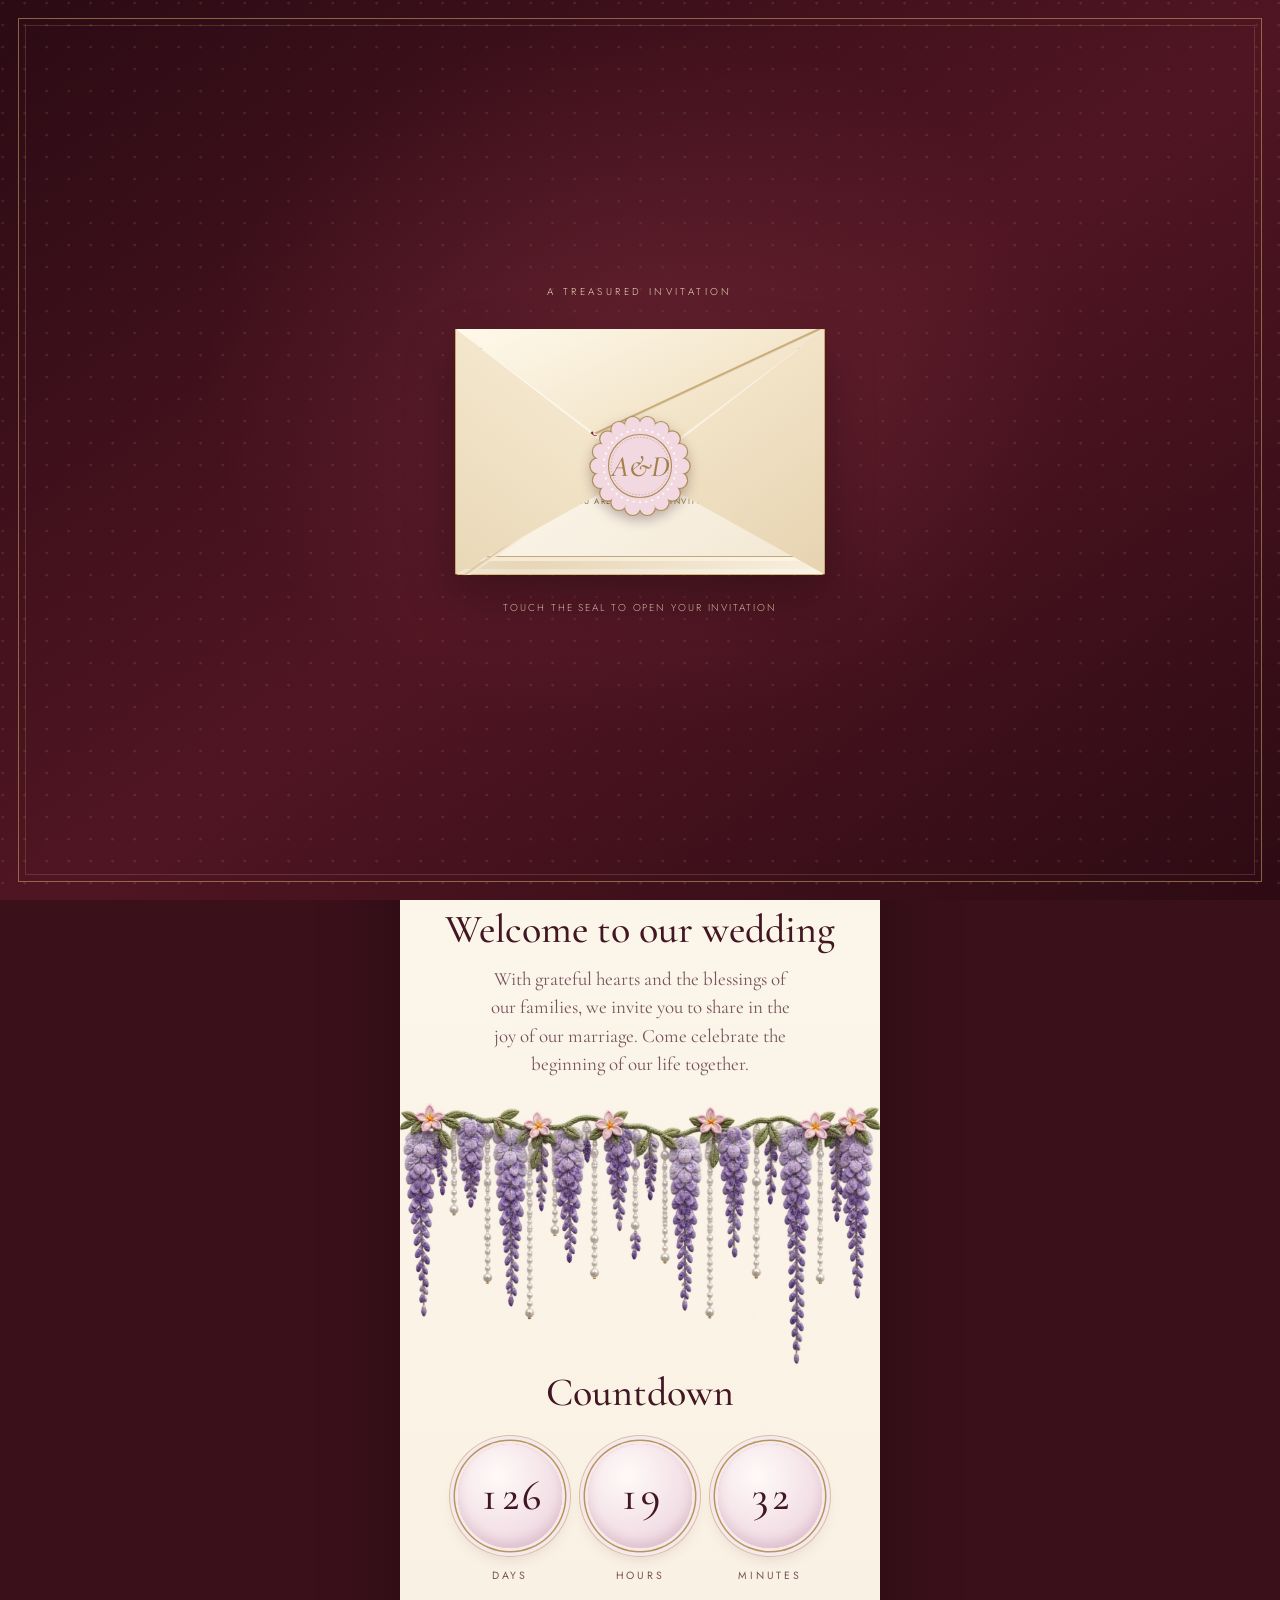
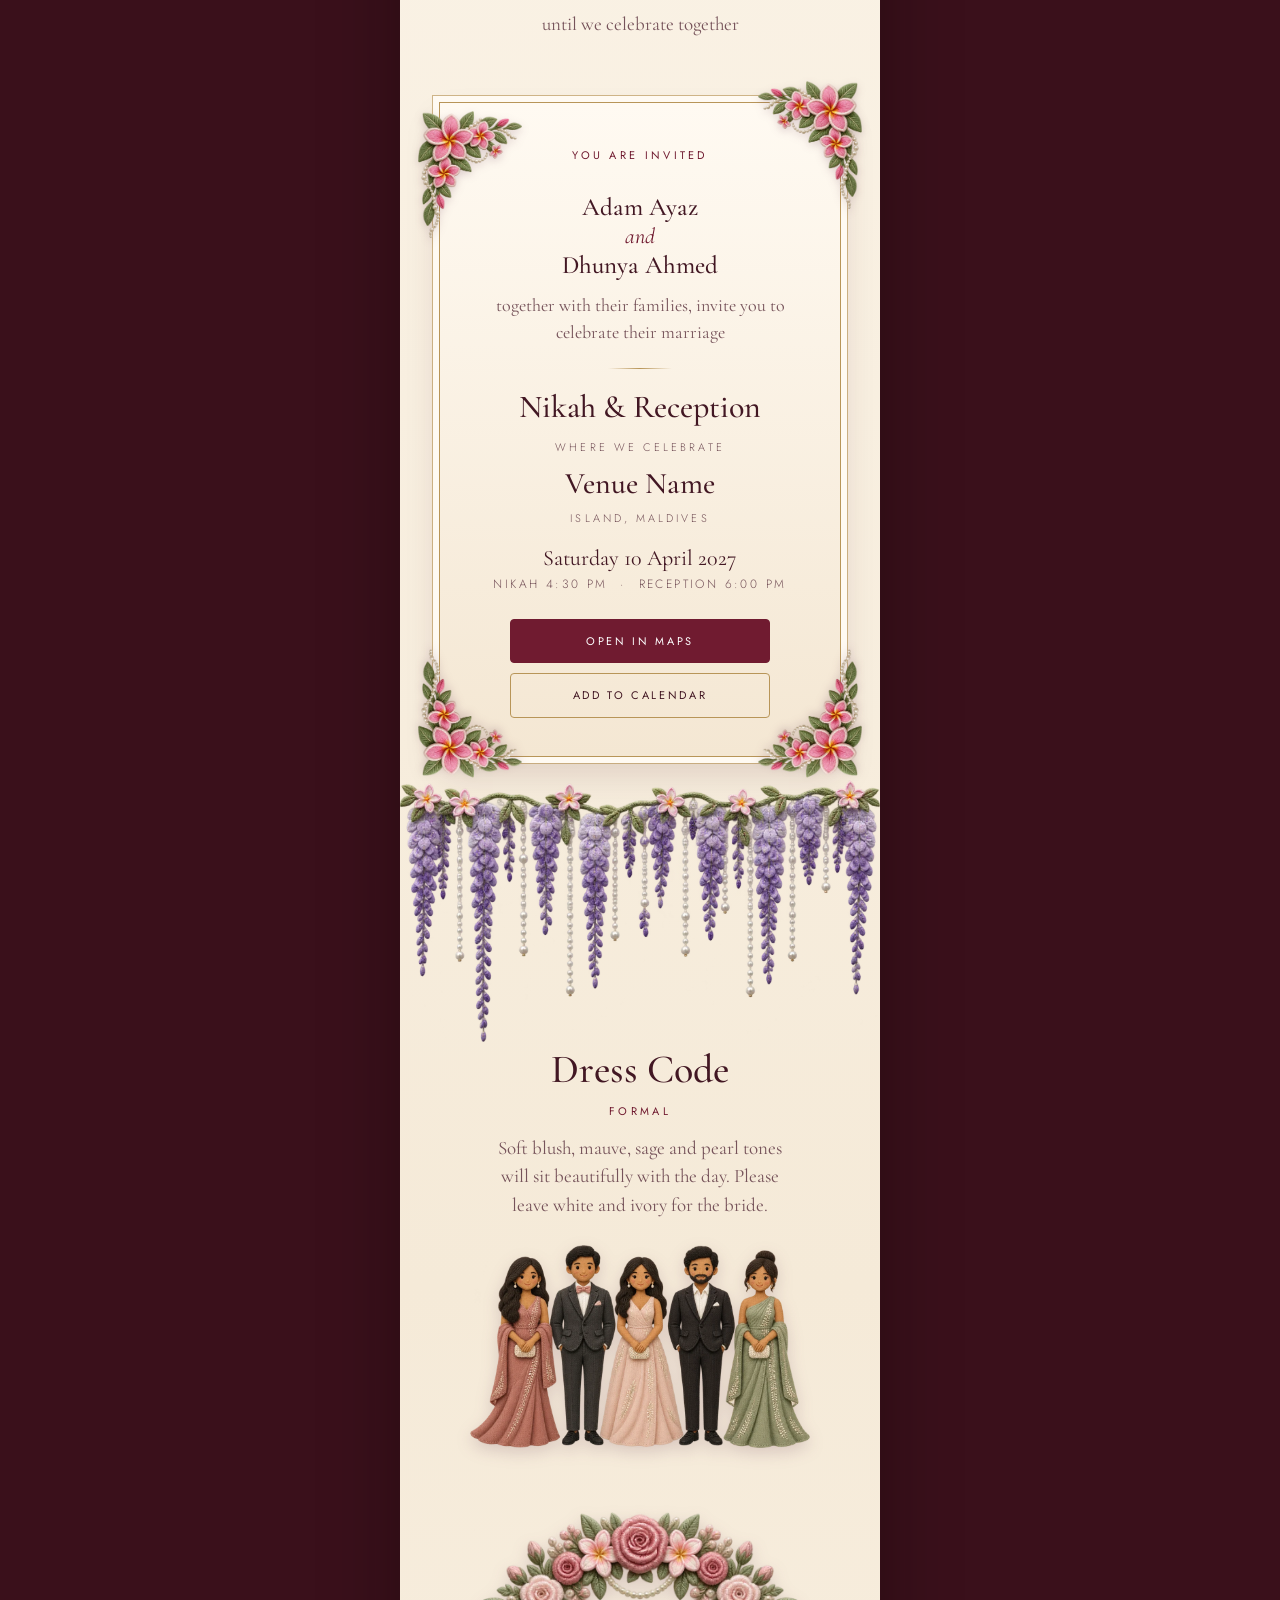
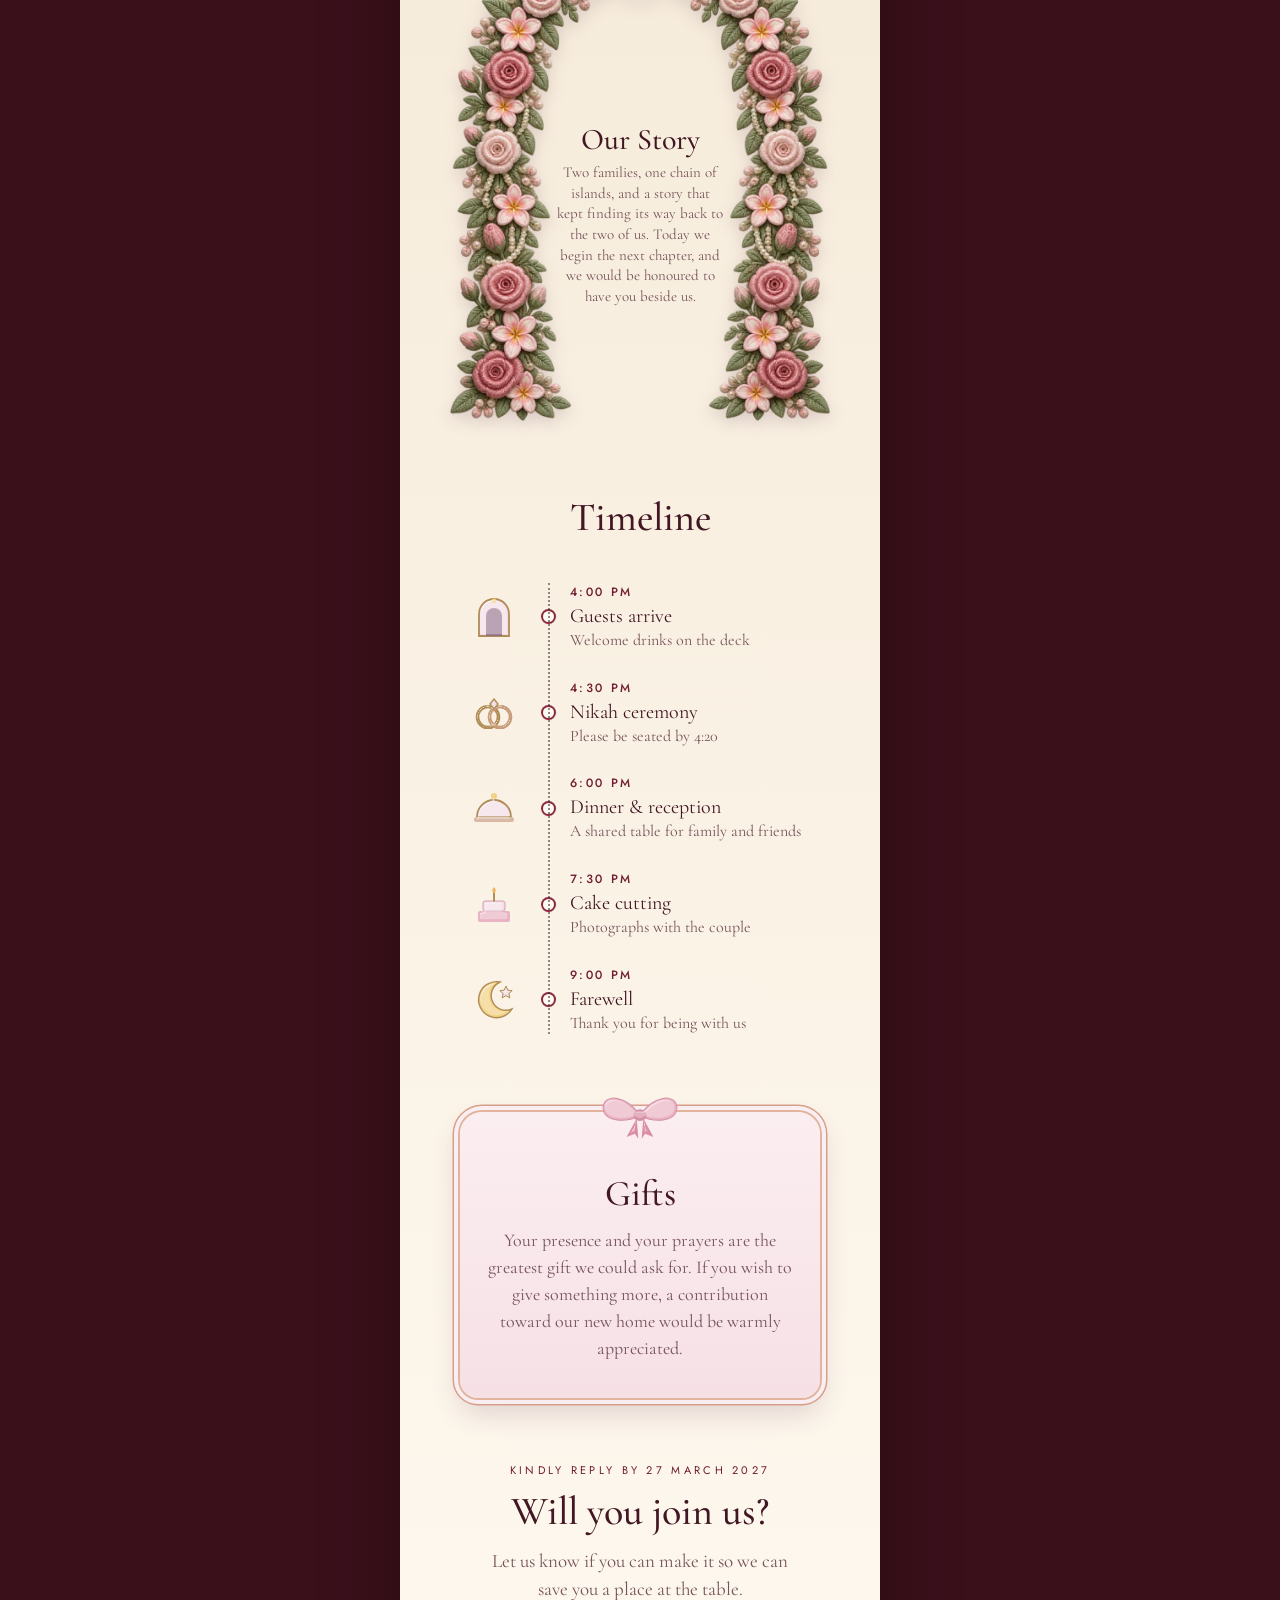
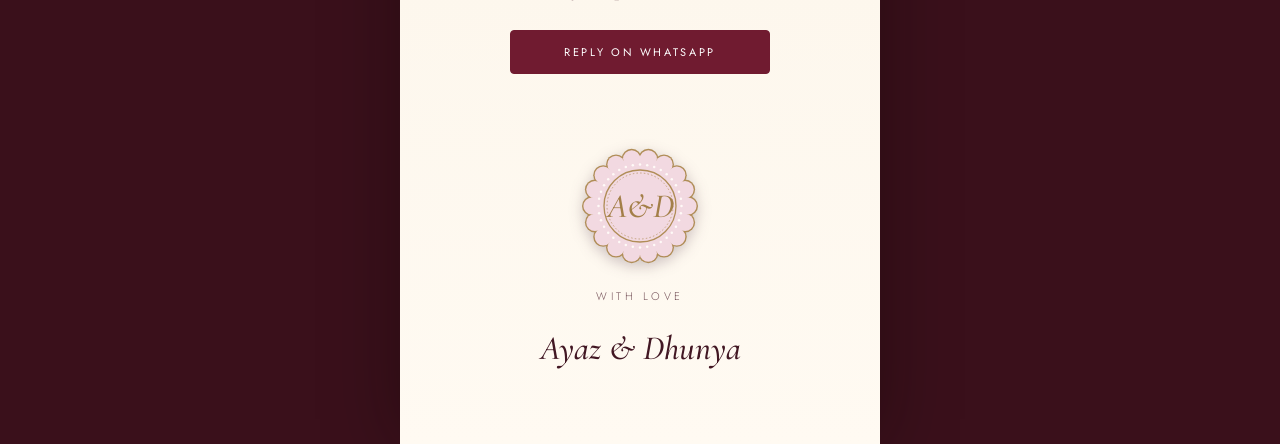
<file: index.html>
<!doctype html>
<html lang="en">
<head>
<meta charset="utf-8">
<meta name="viewport" content="width=device-width,initial-scale=1,viewport-fit=cover">
<title>Ayaz &amp; Dhunya's Wedding</title>
<meta name="robots" content="noindex,nofollow">
<meta name="theme-color" content="#d7c4cd">
<meta property="og:title" content="Ayaz &amp; Dhunya's Wedding">
<meta property="og:description" content="You are warmly invited to celebrate with us.">
<meta property="og:type" content="website">
<style>:root{color-scheme:light;box-sizing:border-box;padding-top:env(safe-area-inset-top,0px);padding-bottom:env(safe-area-inset-bottom,0px)}html{scroll-padding-top:env(safe-area-inset-top,0px)}body{margin:0;padding:0;font:14px -apple-system,BlinkMacSystemFont,sans-serif;background:#fff;color:#000}img{max-width:100%}[hidden]:not([hidden=until-found i]){display:none!important}</style>
<link rel="preconnect" href="https://fonts.googleapis.com"><link rel="preconnect" href="https://fonts.gstatic.com" crossorigin><link rel="stylesheet" href="https://fonts.googleapis.com/css2?family=Amiri:wght@400&family=Cormorant+Garamond:ital,wght@0,400;0,500;0,600;1,400;1,500&family=Jost:wght@300;400;500&display=swap">
<link rel="stylesheet" href="app.css">
</head>
<body>
<div id="root"></div>
<script src="config.js"></script>
<script src="app.js"></script>
</body>
</html>
</file>
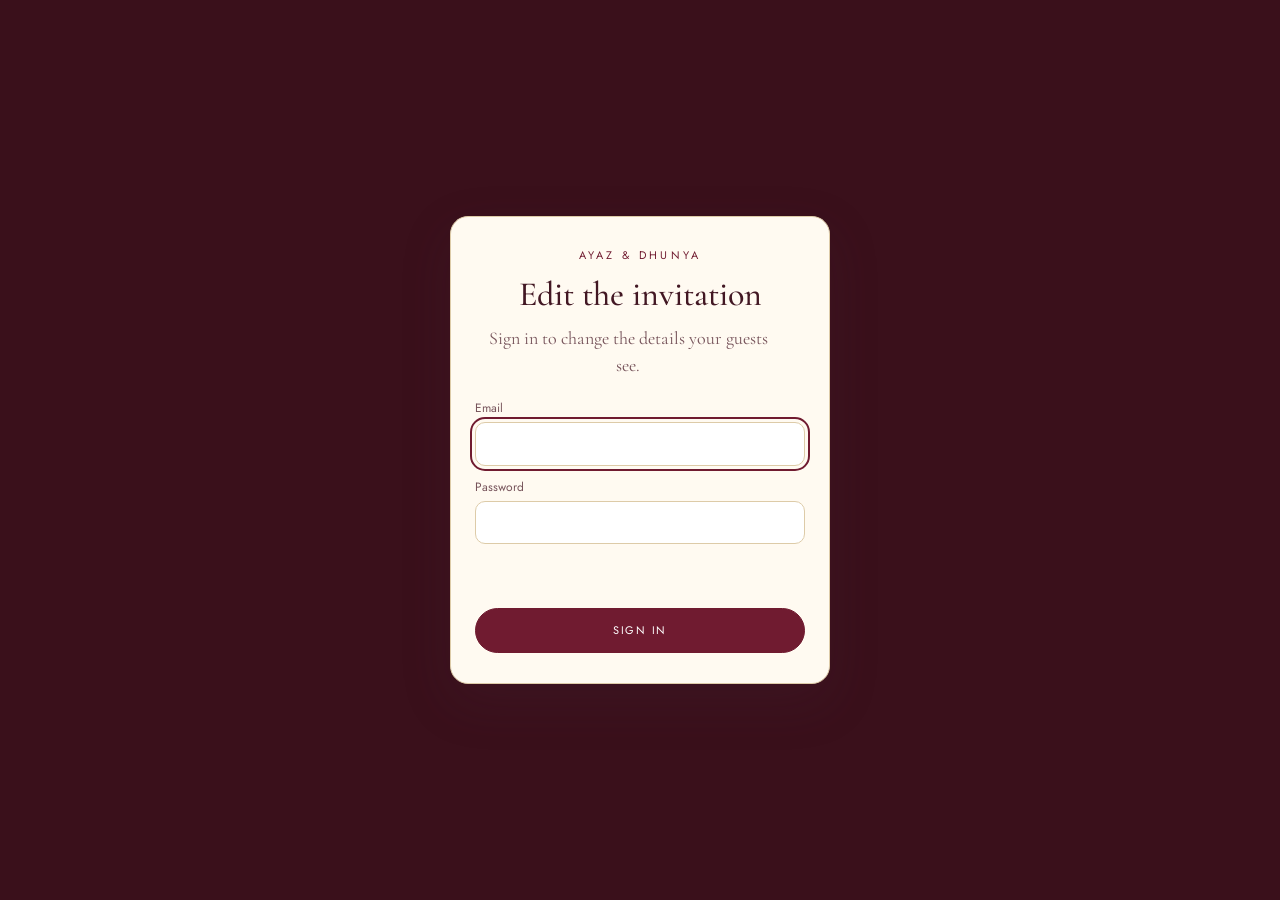
<file: admin.html>
<!doctype html>
<html lang="en">
<head>
<meta charset="utf-8">
<meta name="viewport" content="width=device-width,initial-scale=1,viewport-fit=cover">
<title>Edit invitation</title>
<meta name="robots" content="noindex,nofollow">
<meta name="theme-color" content="#d7c4cd">
<style>:root{color-scheme:light;box-sizing:border-box;padding-top:env(safe-area-inset-top,0px);padding-bottom:env(safe-area-inset-bottom,0px)}html{scroll-padding-top:env(safe-area-inset-top,0px)}body{margin:0;padding:0;font:14px -apple-system,BlinkMacSystemFont,sans-serif;background:#fff;color:#000}img{max-width:100%}[hidden]:not([hidden=until-found i]){display:none!important}</style>
<link rel="preconnect" href="https://fonts.googleapis.com"><link rel="preconnect" href="https://fonts.gstatic.com" crossorigin><link rel="stylesheet" href="https://fonts.googleapis.com/css2?family=Amiri:wght@400&family=Cormorant+Garamond:ital,wght@0,400;0,500;0,600;1,400;1,500&family=Jost:wght@300;400;500&display=swap">
<link rel="stylesheet" href="app.css">
</head>
<body data-mode="admin">
<div id="root"></div>
<script src="config.js"></script>
<script src="vendor/supabase.js"></script>
<script src="app.js"></script>
</body>
</html>
</file>
<file: app.css>
/* Layout concept: one phone-width column that unfolds like a stage. A seal opens theatre curtains onto a lagoon,
   then each section sits inside embroidered garlands, framed in blush felt, pearl and frangipani. */
:root{
  --ground:#d7c4cd;
  --page-top:#ecdbe5;
  --page-bot:#f7ebef;
  --paper:#f9f0f3;
  --ink:#3b2b37;
  --ink-soft:#66505f;
  --rose:#c47c95;
  --rose-deep:#93496a;
  --sage:#8e9d86;
  --gold:#b08d57;
  --pearl:#fdf6f3;
  --taupe:#5b514d;
  --line:#dcc3cf;
  --f-display:'Cormorant Garamond','Cormorant',Georgia,serif;
  --f-label:'Jost','Helvetica Neue',Arial,sans-serif;
  --f-arabic:'Amiri','Noto Naskh Arabic',serif;
  color-scheme:light;
}
*{box-sizing:border-box}
html.locked{overflow:hidden}
body{background:var(--ground);color:var(--ink);font-family:var(--f-display);font-size:19px;line-height:1.5;-webkit-font-smoothing:antialiased}
button,input,select,textarea{font:inherit;color:inherit}
a{color:inherit}
:focus-visible{outline:2px solid var(--rose-deep);outline-offset:3px;border-radius:4px}

#page{max-width:480px;margin-inline:auto;background:linear-gradient(180deg,var(--page-top) 0%,var(--page-bot) 55%,var(--page-top) 100%);overflow-x:clip;box-shadow:0 0 60px rgba(70,40,60,.18);position:relative}

/* ---------- cover ---------- */
#cover{position:fixed;inset:0;z-index:50;display:flex;flex-direction:column;align-items:center;justify-content:center;gap:22px;background:rgba(88,76,74,.84);-webkit-backdrop-filter:blur(3px);backdrop-filter:blur(3px);transition:opacity 1s ease .25s,visibility 0s linear 1.3s;padding:24px}
#cover .kicker{font-family:var(--f-label);font-weight:300;font-size:11px;letter-spacing:.38em;text-transform:uppercase;color:#f1e1e7}
#cover .hint{font-family:var(--f-label);font-weight:300;font-size:11px;letter-spacing:.3em;text-transform:uppercase;color:#e5d2da;opacity:.85}
#openBtn{background:none;border:0;padding:6px;cursor:pointer;border-radius:50%;transition:transform .8s cubic-bezier(.6,0,.3,1),opacity .6s ease}
.seal{width:min(58vw,230px);height:auto;display:block;filter:drop-shadow(0 10px 18px rgba(30,15,25,.45));animation:breathe 3.6s ease-in-out infinite}
@keyframes breathe{0%,100%{transform:scale(1)}50%{transform:scale(1.035)}}
#cover.gone{opacity:0;visibility:hidden;pointer-events:none}
#cover.gone #openBtn{transform:scale(1.5) rotate(-6deg);opacity:0}
.instant #cover,.instant #cover *{transition:none!important}

/* ---------- stage ---------- */
.stage{position:relative;aspect-ratio:1000/1506;overflow:hidden;background:#efdce4;container-type:inline-size}
.stage .bg{position:absolute;inset:0;width:100%;height:100%;display:block;object-fit:cover}
.drape{position:absolute;top:0;height:40%;width:50%;z-index:3;
  background-image:url(img/drape.webp);background-size:200% auto;background-repeat:no-repeat;
  filter:drop-shadow(0 6px 8px rgba(90,40,70,.25));
  transition:transform 2.6s cubic-bezier(.65,0,.25,1),clip-path 2.6s cubic-bezier(.65,0,.25,1)}
.drape.l{left:0;background-position:left bottom;transform-origin:0 0;clip-path:polygon(0 0,100% 0,100% 10%,100% 20%,100% 30%,100% 40%,100% 50%,100% 60%,100% 70%,100% 80%,100% 90%,100% 100%,0 100%)}
.drape.r{right:0;background-position:right bottom;transform-origin:100% 0;clip-path:polygon(0 0,100% 0,100% 100%,0 100%,0 90%,0 80%,0 70%,0 60%,0 50%,0 40%,0 30%,0 20%,0 10%)}
.opened .drape.l{transform:scaleX(.46);clip-path:polygon(0 0,100% 0,96% 10%,86% 20%,68% 30%,52% 40%,50% 50%,60% 60%,78% 70%,92% 80%,99% 90%,100% 100%,0 100%)}
.opened .drape.r{transform:scaleX(.46);clip-path:polygon(0 0,100% 0,100% 100%,0 100%,1% 90%,8% 80%,22% 70%,40% 60%,50% 50%,48% 40%,32% 30%,14% 20%,4% 10%)}
.valance{position:absolute;top:0;left:0;width:100%;height:11cqw;z-index:4;display:block;object-fit:fill;filter:drop-shadow(0 3px 4px rgba(90,40,70,.25));pointer-events:none}
.tie{position:absolute;z-index:5;top:20cqw;width:12cqw;height:11px;border-radius:6px;background:linear-gradient(180deg,#f8e8d2,#c79b78 55%,#ecccae);box-shadow:0 2px 4px rgba(80,40,50,.3);opacity:0;transition:opacity .9s ease 2.3s}
.tie.l{left:0}.tie.r{right:0}
.tie::before{content:"";position:absolute;inset:2px 5px;background:radial-gradient(circle,#fff 1.8px,transparent 2.4px) 0 0/7px 7px repeat-x}
.opened .tie{opacity:1}
.names{position:absolute;z-index:2;top:15cqw;left:0;right:0;text-align:center;opacity:0;transform:translateY(10px);transition:opacity 1.4s ease 1.7s,transform 1.4s ease 1.7s}
.opened .names{opacity:1;transform:none}
.instant .names,.instant .tie,.instant .drape{transition:none!important}
.names .nm{display:block;font-weight:500;font-size:min(10.6cqw,50px);line-height:.98;letter-spacing:.01em;color:var(--ink);text-shadow:0 1px 0 rgba(255,255,255,.5)}
.names .amp{display:block;font-style:italic;font-weight:400;font-size:min(6cqw,28px);color:var(--rose-deep);margin:2px 0 0}
.names .when{display:block;margin-top:10px;font-family:var(--f-label);font-weight:400;font-size:min(2.6cqw,11.5px);letter-spacing:.3em;text-transform:uppercase;color:var(--ink-soft)}

/* ---------- sections ---------- */
.sec{padding:52px 24px 12px;text-align:center;position:relative}
.eyebrow{display:block;font-family:var(--f-label);font-weight:400;font-size:11px;letter-spacing:.3em;text-transform:uppercase;color:var(--rose-deep)}
h2{font-weight:500;font-size:40px;line-height:1.1;margin:10px 0 0;text-wrap:balance;color:var(--ink)}
h3{font-weight:500;font-size:32px;line-height:1.12;margin:0;text-wrap:balance}
p{margin:14px auto 0;max-width:34ch;color:var(--ink-soft);text-wrap:pretty;white-space:pre-line}
.bismillah{font-family:var(--f-arabic);font-size:30px;line-height:1.6;color:var(--rose-deep);display:block;direction:rtl}
.divider{display:block;width:min(300px,80%);height:auto;margin:0 auto 18px}
.fullbleed{display:block;width:calc(100% + 48px);max-width:none;margin:-52px -24px 0;height:auto}

.rv{transition:opacity .9s ease,transform .9s cubic-bezier(.2,.7,.2,1)}
.rv.pre{opacity:0;transform:translateY(22px)}

/* countdown */
.count{display:flex;justify-content:center;gap:clamp(12px,5vw,26px);margin-top:30px}
.disc{width:min(26vw,104px);aspect-ratio:1;border-radius:50%;display:flex;flex-direction:column;align-items:center;justify-content:center;
  background:radial-gradient(circle at 38% 30%,#fffaf8,#f2dfe6 62%,#e3c6d3);
  box-shadow:0 0 0 3px #f6e9ee,0 0 0 4.5px var(--gold),0 0 0 8px #f6e9ee,0 0 0 9px #d8bfa0,0 8px 16px rgba(110,60,90,.22),inset 0 -6px 10px rgba(150,80,110,.14)}
.disc b{font-weight:500;font-size:min(10vw,42px);line-height:1;font-variant-numeric:tabular-nums;color:var(--ink)}
.cd-label{display:block;margin-top:20px;font-family:var(--f-label);font-weight:400;font-size:10.5px;letter-spacing:.26em;text-transform:uppercase;color:var(--ink-soft)}
.cd-item{display:flex;flex-direction:column;align-items:center}
.cd-note{margin-top:26px}

/* venue card */
.frame{position:relative;margin:0 auto;max-width:400px;padding:44px 26px 38px;background:linear-gradient(180deg,#fbf3f5,#f4e5ea);
  box-shadow:0 0 0 1px var(--gold),0 0 0 7px #f9eff2,0 0 0 8px rgba(176,141,87,.6),0 18px 34px rgba(110,60,90,.2)}
.frame .corner{position:absolute;width:104px;height:auto;pointer-events:none;filter:drop-shadow(0 3px 4px rgba(90,40,70,.2))}
.frame .corner.tl{top:-22px;left:-22px}
.frame .corner.tr{top:-22px;right:-22px;transform:scaleX(-1)}
.frame .corner.br{bottom:-22px;right:-22px;transform:scale(-1)}
.frame .corner.bl{bottom:-22px;left:-22px;transform:scaleY(-1)}
.frame .inner{position:relative;display:flex;flex-direction:column;align-items:center}
.hosts{font-size:25px;line-height:1.15;font-weight:500;margin-top:30px}
.hosts i{display:block;font-weight:400;color:var(--rose-deep);font-size:22px;margin:2px 0}
.rule{width:64px;height:1px;background:linear-gradient(90deg,transparent,var(--gold),transparent);margin:22px auto 20px;border:0}
.venue{font-size:30px;font-weight:500;line-height:1.15;margin-top:12px}
.place{font-family:var(--f-label);font-weight:300;font-size:11px;letter-spacing:.28em;text-transform:uppercase;color:var(--ink-soft);margin-top:8px}
.dt{margin-top:18px;font-size:22px;line-height:1.3}
.dt small{display:block;font-family:var(--f-label);font-weight:300;font-size:12px;letter-spacing:.2em;text-transform:uppercase;color:var(--ink-soft);margin-top:4px}
.btns{display:flex;flex-direction:column;gap:10px;margin-top:26px;width:min(100%,260px)}
.btn{display:block;text-align:center;text-decoration:none;font-family:var(--f-label);font-weight:400;font-size:11px;letter-spacing:.24em;text-transform:uppercase;padding:13px 16px;border:1px solid var(--gold);border-radius:999px;color:var(--ink);background:transparent;cursor:pointer;transition:background .25s,color .25s}
.btn:hover{background:var(--rose-deep);border-color:var(--rose-deep);color:#fff}
.btn.solid{background:var(--rose-deep);border-color:var(--rose-deep);color:#fff}
.btn.solid:hover{background:var(--ink);border-color:var(--ink)}

/* dress code */
.dress{padding-top:56px}
.dress .figs{display:block;width:min(340px,92%);height:auto;margin:26px auto 0;filter:drop-shadow(0 6px 8px rgba(90,40,70,.18))}

/* story */
.arch{position:relative;max-width:380px;margin:0 auto}
.arch>img{display:block;width:100%;height:auto;filter:drop-shadow(0 6px 8px rgba(90,40,70,.18))}
.arch .txt{position:absolute;inset:31% 28% 12%;display:flex;flex-direction:column;align-items:center;justify-content:center;text-align:center}
.arch .txt h2{font-size:30px;margin:0}
.arch .txt p{font-size:15px;line-height:1.38;margin-top:6px}

/* timeline */
.tl{list-style:none;margin:30px auto 0;padding:0;max-width:340px;text-align:left;position:relative}
.tl::before{content:"";position:absolute;left:78px;top:14px;bottom:14px;border-left:2px dotted rgba(59,43,55,.55)}
.tl li{display:grid;grid-template-columns:56px 44px 1fr;align-items:center;padding:14px 0}
.tl .ic{width:48px;height:48px;justify-self:start}
.tl .dot{width:11px;height:11px;border-radius:50%;background:var(--pearl);box-shadow:0 0 0 2px var(--rose),0 1px 3px rgba(60,30,50,.3);justify-self:center}
.tl time{display:block;font-family:var(--f-label);font-weight:500;font-size:12px;letter-spacing:.2em;text-transform:uppercase;color:var(--rose-deep);font-variant-numeric:tabular-nums}
.tl .what{display:block;font-size:20px;line-height:1.2;margin-top:3px}
.tl .sub{display:block;font-size:16px;color:var(--ink-soft);line-height:1.3;margin-top:2px}

/* gifts */
.gift{position:relative;margin:0 auto;max-width:360px;padding:52px 28px 36px;
  background:linear-gradient(180deg,#fbeef0,#f6e0e6);border-radius:22px 22px 18px 18px;
  box-shadow:0 0 0 2px #e3b49d,0 0 0 6px #f9eff2,0 0 0 7.5px #d79f89,0 14px 28px rgba(110,60,90,.2)}
.gift .bow{position:absolute;left:50%;top:-22px;width:84px;height:auto;transform:translateX(-50%)}

.rsvp .btns{margin-inline:auto}
.closing{padding:60px 24px 70px;text-align:center}
.closing .seal{width:120px;margin:0 auto;animation:none;filter:drop-shadow(0 4px 7px rgba(60,30,50,.25))}
.closing .sign{font-size:34px;font-weight:500;font-style:italic;margin-top:18px}
.closing .with{display:block;font-family:var(--f-label);font-weight:300;font-size:11px;letter-spacing:.32em;text-transform:uppercase;color:var(--ink-soft);margin-top:22px}

/* ---------- editor (visible only to people who can edit) ---------- */
#editPill{position:fixed;right:max(16px,env(safe-area-inset-right,0px));bottom:calc(16px + env(safe-area-inset-bottom,0px));z-index:60;font-family:var(--f-label);font-size:11px;letter-spacing:.22em;text-transform:uppercase;padding:13px 18px;border-radius:999px;border:0;background:var(--ink);color:#fff;box-shadow:0 8px 22px rgba(40,20,35,.35);cursor:pointer}
#editPill:hover{background:var(--rose-deep)}
#editor{position:fixed;inset:0;z-index:80;display:flex;justify-content:flex-end;background:rgba(50,34,44,.45)}
#editor[hidden]{display:none}
.ed-panel{width:min(100%,520px);height:100%;background:var(--paper);display:flex;flex-direction:column;box-shadow:-12px 0 40px rgba(40,20,35,.3)}
.ed-head{display:flex;align-items:center;justify-content:space-between;gap:12px;padding:calc(14px + env(safe-area-inset-top,0px)) 16px 12px;border-bottom:1px solid var(--line);background:#fff7f9}
.ed-head h2{font-size:24px;margin:0}
.ed-head .acts{display:flex;gap:8px}
.ed-btn{font-family:var(--f-label);font-size:11px;letter-spacing:.16em;text-transform:uppercase;padding:10px 14px;border-radius:999px;border:1px solid var(--rose-deep);background:transparent;color:var(--rose-deep);cursor:pointer}
.ed-btn.primary{background:var(--rose-deep);color:#fff}
.ed-btn:disabled{opacity:.55;cursor:default}
.ed-body{flex:1;overflow-y:auto;padding:8px 16px calc(28px + env(safe-area-inset-bottom,0px));-webkit-overflow-scrolling:touch}
.ed-status{font-family:var(--f-label);font-size:12px;letter-spacing:.04em;color:var(--ink-soft);padding:10px 16px;border-bottom:1px solid var(--line);background:#fdf3f6;min-height:40px}
.ed-status.err{color:#9a2f3f}
.ed-status.ok{color:#3f6a49}
details.ed-group{border-bottom:1px solid var(--line);padding:4px 0}
details.ed-group>summary{list-style:none;cursor:pointer;font-family:var(--f-label);font-size:12px;letter-spacing:.22em;text-transform:uppercase;color:var(--rose-deep);padding:14px 2px;display:flex;justify-content:space-between;align-items:center}
details.ed-group>summary::-webkit-details-marker{display:none}
details.ed-group>summary::after{content:"+";font-size:18px;letter-spacing:0}
details.ed-group[open]>summary::after{content:"\2212"}
.ed-fields{display:grid;gap:12px;padding:2px 2px 16px}
.ed-field{display:flex;flex-direction:column;gap:5px;min-width:0}
.ed-field label,.ed-field .lbl{font-family:var(--f-label);font-size:12px;color:var(--ink-soft)}
.ed-field input[type=text],.ed-field input[type=date],.ed-field input[type=time],.ed-field input[type=tel],.ed-field textarea,.ed-field select{width:100%;min-width:0;padding:10px 12px;border:1px solid var(--line);border-radius:10px;background:#fff;font-size:16px;line-height:1.35;font-family:var(--f-display)}
.ed-field textarea{min-height:92px;resize:vertical}
.ed-field .hint{font-family:var(--f-label);font-size:11px;color:var(--ink-soft);opacity:.85}
.ed-check{flex-direction:row;align-items:center;gap:10px}
.ed-check input{width:20px;height:20px;accent-color:var(--rose-deep)}
.ed-row{display:grid;grid-template-columns:96px 1fr;gap:8px;padding:12px;border:1px solid var(--line);border-radius:12px;background:#fff}
.ed-row .full{grid-column:1/-1}
.ed-row input,.ed-row select{width:100%;min-width:0;padding:9px 10px;border:1px solid var(--line);border-radius:8px;font-size:15px;background:#fff;font-family:var(--f-display)}
.ed-row .rm{justify-self:end;border:0;background:none;color:#9a2f3f;font-family:var(--f-label);font-size:11px;letter-spacing:.14em;text-transform:uppercase;cursor:pointer}

@media (prefers-reduced-motion:reduce){
  *{animation-duration:.01ms!important;animation-iteration-count:1!important;transition-duration:.01ms!important;transition-delay:0s!important}
}

/* ---------- admin page (Vercel version) ---------- */
body.admin{background:var(--ground)}
.ed-tools{display:flex;gap:16px;align-items:center;flex-wrap:wrap;padding:8px 16px;border-bottom:1px solid var(--line);font-family:var(--f-label);font-size:12px}
.ed-tools a,.ed-tools button{color:var(--rose-deep);background:none;border:0;padding:4px 0;cursor:pointer;text-decoration:underline;font:inherit}
.ed-tools button:last-child{margin-left:auto}
.ed-field input[type=email],.ed-field input[type=password]{width:100%;min-width:0;padding:10px 12px;border:1px solid var(--line);border-radius:10px;background:#fff;font-size:16px;line-height:1.35;font-family:var(--f-display)}
#gate{min-height:100vh;display:flex;align-items:center;justify-content:center;padding:24px 16px}
.gate-card{width:min(100%,380px);background:var(--paper);border:1px solid var(--line);border-radius:18px;padding:30px 24px;box-shadow:0 18px 50px rgba(70,40,60,.18);text-align:center;display:grid;gap:12px}
.gate-card h1{font-size:34px;line-height:1.1;margin:0;font-weight:500}
.gate-card p{margin:0;font-size:18px;color:var(--ink-soft)}
.gate-card form{display:grid;gap:12px;text-align:left;margin-top:8px}
.gate-card .eyebrow{display:block}
.lg-msg{min-height:40px;border:0;background:none;padding:0;display:flex;align-items:center}
.lg-btn{justify-self:stretch;padding:13px 14px}
@media (min-width:960px){
  body.admin #editor{background:none;pointer-events:none}
  body.admin .ed-panel{pointer-events:auto;width:440px;border-left:1px solid var(--line)}
  body.admin #root{padding-right:440px}
  body.admin #editPill{display:none}
}


/* ---------- preview: royal ivory and burgundy envelope ---------- */
:root{
  --ground:#3a101b;
  --page-top:#f7f0e5;
  --page-bot:#fffaf2;
  --paper:#fffaf1;
  --ink:#421723;
  --ink-soft:#76535a;
  --rose:#8b293e;
  --rose-deep:#701b30;
  --gold:#b89558;
  --pearl:#fffaf2;
  --line:#ddcba8;
}
body{background:#3a101b}
#page{background:linear-gradient(180deg,#fffaf2 0%,#f5ead8 55%,#fffaf2 100%);box-shadow:0 0 70px rgba(12,3,6,.35)}
#cover{
  gap:15px;
  overflow:hidden;
  background:
    radial-gradient(ellipse at 50% 42%,rgba(127,48,62,.45),transparent 48%),
    radial-gradient(circle at 12% 14%,rgba(206,174,115,.13) 0 1px,transparent 1.8px) 0 0/22px 22px,
    linear-gradient(145deg,#2b0b14 0%,#501522 52%,#2d0b14 100%);
  padding:calc(24px + env(safe-area-inset-top,0px)) 20px calc(24px + env(safe-area-inset-bottom,0px));
  transition:opacity .9s ease .25s,visibility 0s linear 1.2s;
}
#cover:before,#cover:after{content:"";position:absolute;inset:18px;border:1px solid rgba(198,164,103,.58);pointer-events:none}
#cover:after{inset:25px;border-color:rgba(198,164,103,.22)}
#cover .kicker{position:relative;z-index:2;color:#e9d6b4;font-size:10px;letter-spacing:.34em;text-align:center}
#cover .hint{position:relative;z-index:2;color:#e9d6b4;font-size:10px;letter-spacing:.19em;text-align:center;max-width:280px;line-height:1.8}
.envelope{position:relative;isolation:isolate;width:min(84vw,370px);height:clamp(190px,59vw,246px);margin:15px 0 9px;filter:drop-shadow(0 22px 24px rgba(12,2,7,.36));perspective:1000px}
.envelope-back{position:absolute;inset:0;border:1px solid #d6b977;border-radius:3px;background:linear-gradient(135deg,#f8efdf,#e7d6b7 50%,#f9f0df);box-shadow:inset 0 0 0 5px rgba(255,255,255,.25)}
.envelope-letter{position:absolute;z-index:1;left:7%;right:7%;top:5%;height:88%;display:flex;flex-direction:column;align-items:center;justify-content:center;gap:8px;background:linear-gradient(145deg,#fffdf7,#f3e8d4);border:1px solid #c5a86e;box-shadow:0 0 0 4px rgba(255,250,240,.55);color:#4b1725;text-align:center;transition:transform 1.1s cubic-bezier(.2,.75,.2,1),opacity .5s ease}
.letter-monogram{font-family:var(--f-display);font-size:clamp(39px,12vw,54px);line-height:1;font-style:italic;color:#8a273b}
.letter-names{font-family:var(--f-display);font-size:clamp(17px,5vw,22px);font-weight:500}
.letter-caption{font-family:var(--f-label);font-size:8px;letter-spacing:.19em;color:#8b7047}
.envelope-flap{position:absolute;z-index:4;left:0;top:0;width:100%;height:68%;background:linear-gradient(155deg,#fff9eb,#e8d4ae);clip-path:polygon(0 0,100% 0,50% 83%);transform-origin:50% 0;transition:transform .85s cubic-bezier(.2,.7,.2,1),opacity .5s ease;filter:drop-shadow(0 2px 1px rgba(112,27,48,.12))}
.envelope-flap:after{content:"";position:absolute;inset:0;background:linear-gradient(155deg,transparent 49.5%,rgba(184,149,88,.85) 50%,transparent 50.7%);clip-path:polygon(0 0,100% 0,50% 83%)}
.envelope-front{position:absolute;z-index:3;inset:0;border-radius:3px;background:linear-gradient(145deg,transparent 49.6%,rgba(219,197,157,.96) 50%,#f5e8d1 50.5%,transparent 51%) top left/100% 100% no-repeat;pointer-events:none}
.envelope-front:before,.envelope-front:after{content:"";position:absolute;inset:0;background:linear-gradient(35deg,#e9d8b7,#fff5e2);clip-path:polygon(0 0,50% 58%,0 100%);border-left:1px solid #c6a96c}
.envelope-front:after{background:linear-gradient(-35deg,#e6d3b0,#fff4e0);clip-path:polygon(100% 0,50% 58%,100% 100%);border-right:1px solid #c6a96c}
#openBtn{position:absolute;z-index:6;left:50%;top:56%;transform:translate(-50%,-50%);padding:0;width:clamp(82px,24vw,105px);height:clamp(82px,24vw,105px);display:grid;place-items:center;border-radius:50%;background:transparent;transition:transform .65s cubic-bezier(.2,.75,.2,1),opacity .45s ease}
#openBtn .seal{width:100%;height:100%;filter:drop-shadow(0 5px 6px rgba(40,8,18,.28));animation:breathe 3.2s ease-in-out infinite}
#openBtn:focus-visible{outline:2px solid #e4c987;outline-offset:7px}
#cover.gone .envelope-letter{transform:translateY(-65%) scale(.98);opacity:.7}
#cover.gone .envelope-flap{transform:rotateX(180deg);opacity:0}
#cover.gone #openBtn{transform:translate(-50%,-50%) scale(1.35) rotate(-9deg);opacity:0}
#cover.gone .envelope{transform:translateY(8px);transition:transform .7s ease}
.names .nm{color:#4a1827}
.names .amp{color:#8a273b}
.btn{border-radius:4px}
.btn.solid{background:#701b30;border-color:#701b30}
.frame{background:linear-gradient(180deg,#fffaf2,#f4e7d3);box-shadow:0 0 0 1px #b89558,0 0 0 7px #fffaf2,0 0 0 8px rgba(184,149,88,.65),0 18px 34px rgba(73,22,35,.14)}
@media(prefers-reduced-motion:reduce){
  #cover,#cover *,#openBtn .seal,.envelope-letter,.envelope-flap{animation:none!important;transition-duration:.01ms!important}
}
</file>
